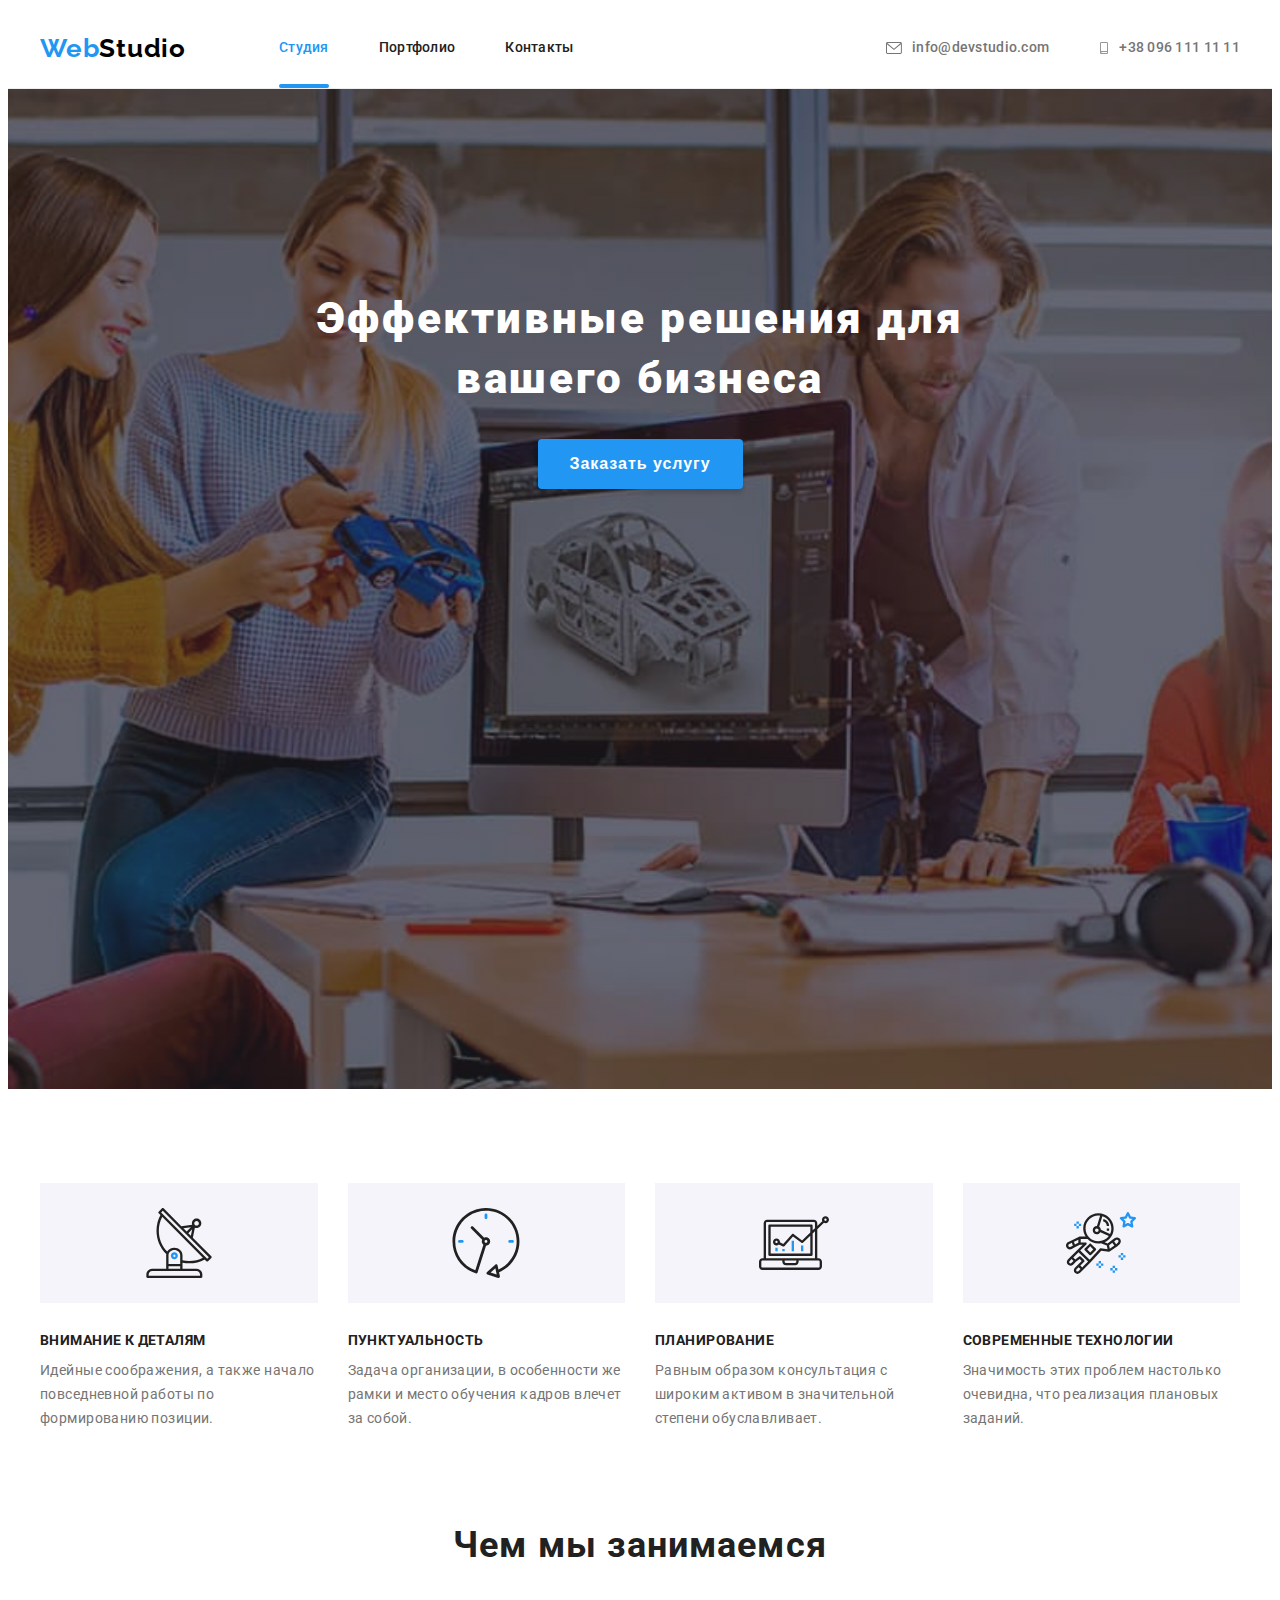
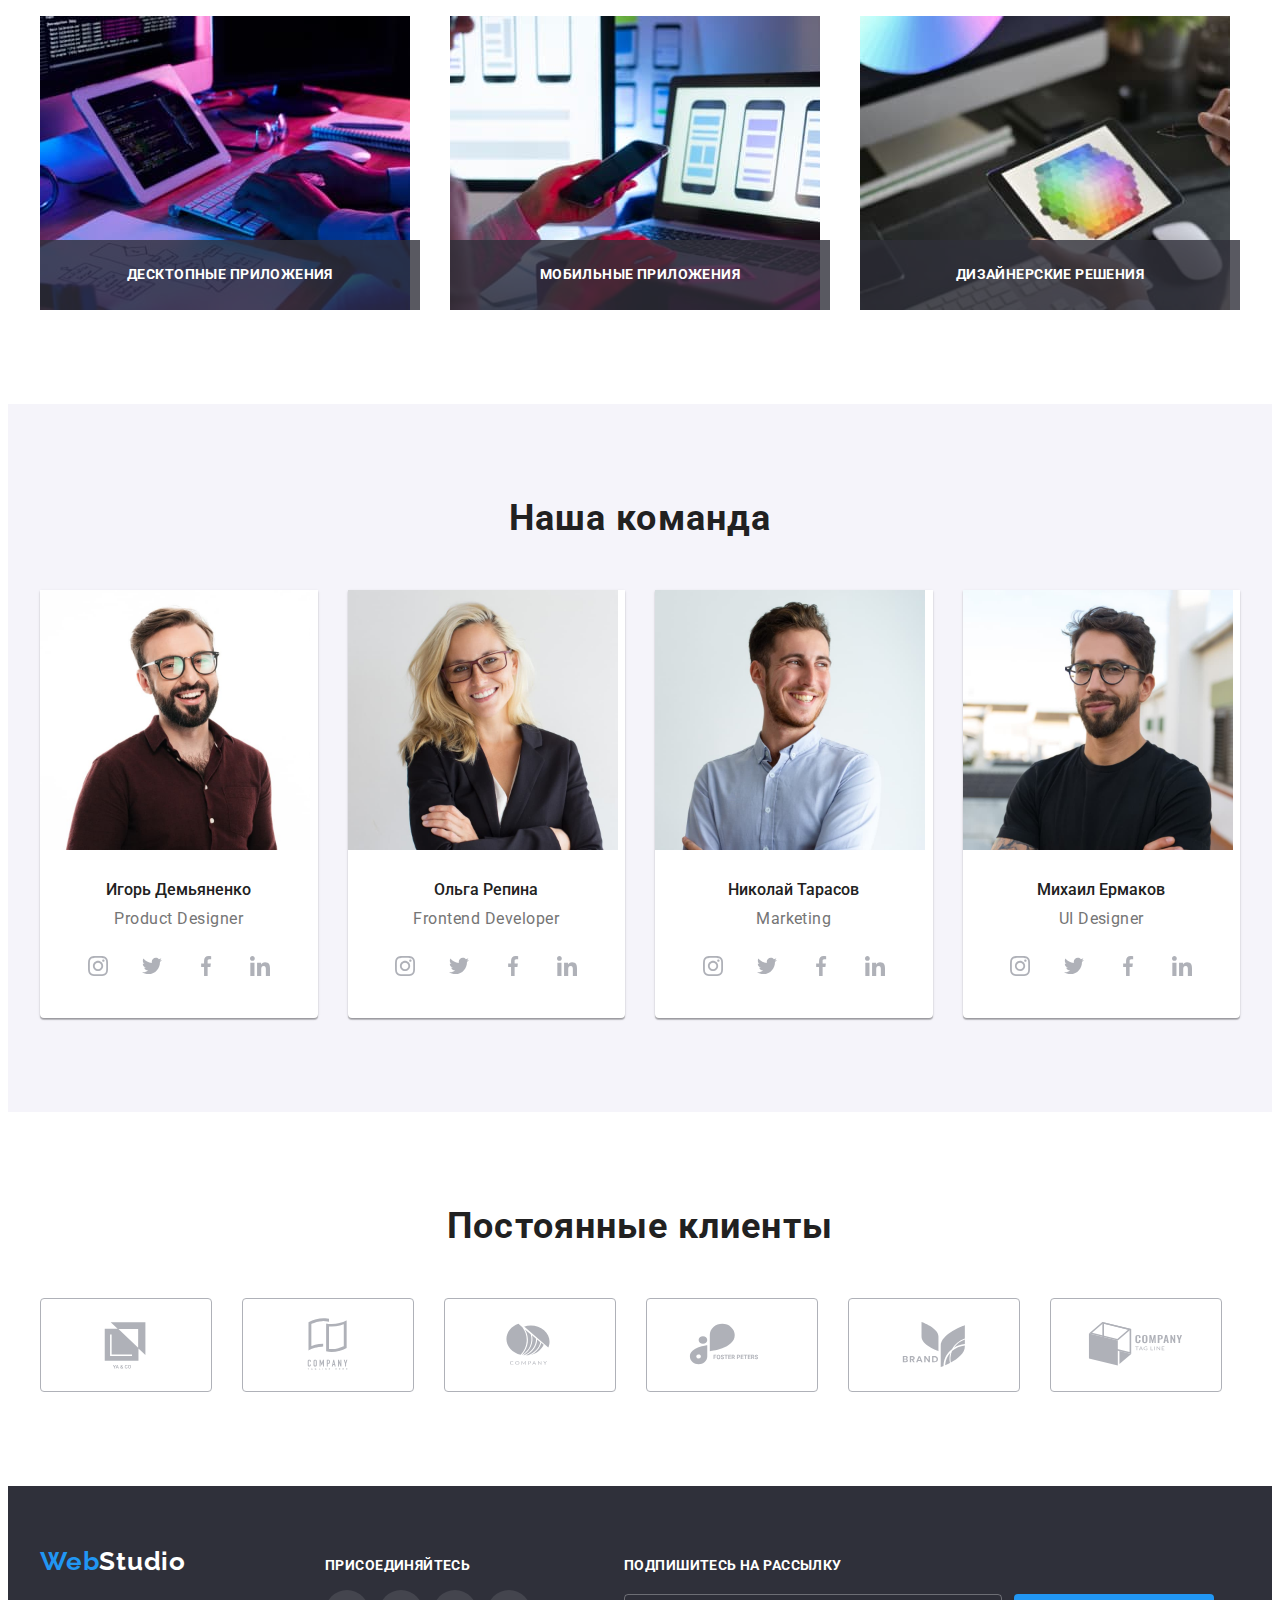
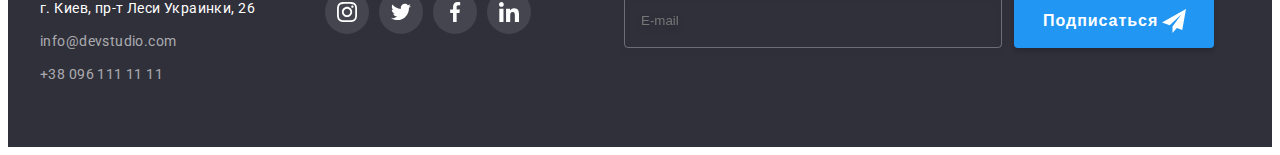
<file: index.html>
<!DOCTYPE html>
<html lang="ru">

<head>
  <meta charset="UTF-8">
  <meta http-equiv="X-UA-Compatible" content="IE=edge">
  <meta name="viewport" content="width=device-width, initial-scale=1.0">
  <title>WebStudio</title>
  <link rel="preconnect" href="https://fonts.googleapis.com">
  <link rel="preconnect" href="https://fonts.gstatic.com" crossorigin>
  <link href="https://fonts.googleapis.com/css2?family=Raleway:wght@700&family=Roboto:wght@400;500;700;900&display=swap"
    rel="stylesheet">
  <link rel="stylesheet" href="https://cdnjs.cloudflare.com/ajax/libs/modern-normalize/1.1.0/modern-normalize.min.css"
    integrity="sha512-wpPYUAdjBVSE4KJnH1VR1HeZfpl1ub8YT/NKx4PuQ5NmX2tKuGu6U/JRp5y+Y8XG2tV+wKQpNHVUX03MfMFn9Q=="
    crossorigin="anonymous" referrerpolicy="no-referrer" />
  <link rel="stylesheet" href="./css/main.min.css">
</head>

<body>
  <!--Header-->
  <header>
    <div class="container page-header">
      <a class="logo" href="./index.html"><span class="logo__color">Web</span>Studio</a>
      <nav>
        <ul class="navigation">
          <li class="navigation__items"><a class="navigation__link navigation__link_active" href="./index.html">Студия</a></li>
          <li class="navigation__items"><a class="navigation__link" href="./portfolio.html">Портфолио</a></li>
          <li class="navigation__items"><a class="navigation__link" href="">Контакты</a></li>
        </ul>
      </nav>

      <ul class="contacts">
        <li class="contacts__item">
          <a class="contacts__link" href="mailto:info@devstudio.com">
          <svg class="contacts__icon-mail" width="16" height="12">
            <use href="./img/sprite.svg#icon-mail"></use>
          </svg>info@devstudio.com</a></li>
        <li class="contacts__item">
          <a class="contacts__link" href="tel:+380961111111">
          <svg class="contacts__icon-phone" width="10" height="12">
            <use href="./img/sprite.svg#icon-phone"></use>
          </svg>+38 096 111 11 11</a></li>
      </ul>
    </div>
  </header>

  

  <main>

    
    <!--Hero-->
    <section class="hero">
      <div class="container">
      <h1 class="title">Эффективные решения для вашего бизнеса</h1>
      <button class="modal-btn" data-modal-open type="button"><span class="button-name">Заказать услугу</span></button>
      </div>
    </section>
    
    <!--Наши преимущества-->
    <section class="benefits">
      <div class="container">
      <h2 class="visually-hidden">Наши преимущества</h2>
      <ul class="benefits-list">
        <li class="benefits-item">
          <div class="benefits-icon-thumb">
          <svg class="benefits-item-icon" width="70" height="70">
            <use href="./img/sprite.svg#icon-antenna"></use>
          </svg>
          </div>
          <h3 class="title">Внимание к деталям</h3>
          <p class="text">Идейные соображения, а также начало повседневной работы по формированию позиции.</p>

        </li>
        <li class="benefits-item">
          <div class="benefits-icon-thumb">
            <svg class="benefits-item-icon" width="70" height="70">
              <use href="./img/sprite.svg#icon-clock"></use>
            </svg>
          </div>
          <h3 class="title">Пунктуальность</h3>
          <p class="text">Задача организации, в особенности же рамки и место обучения кадров влечет за собой.</p>
        </li>
        <li class="benefits-item">
          <div class="benefits-icon-thumb">
            <svg class="benefits-item-icon" width="70" height="70">
              <use href="./img/sprite.svg#icon-diagram"></use>
            </svg>
          </div>
          <h3 class="title">Планирование</h3>
          <p class="text">Равным образом консультация с широким активом в значительной степени обуславливает.</p>
        </li>
        <li class="benefits-item">
          <div class="benefits-icon-thumb">
            <svg class="benefits-item-icon" width="70" height="70">
              <use href="./img/sprite.svg#icon-astronaut"></use>
            </svg>
          </div>
          <h3 class="title">Современные технологии</h3>
          <p class="text">Значимость этих проблем настолько очевидна, что реализация плановых заданий.</p>
        </li>

      </ul>

      </div>
    
    </section>
    
    <!--Чем мы занимаемся-->
    <section class="work">
      <div class="container">
      <h2 class="sections-title">Чем мы занимаемся</h2>
      <ul class="work-list">
        <li class="work-list-item">
          <div class="work-items-thumb">
            <img src="./img/box1.jpg" width="370" height="294" alt="Чем мы занимаемся 1">
            <p class="work-items-desc">Десктопные приложения</p></div>
          
        </li>
        <li class="work-list-item">
          <div class="work-items-thumb">
            <img src="./img/box2.jpg" width="370" height="294" alt="Чем мы занимаемся 2">
            <p class="work-items-desc">Мобильные приложения</p></div>
          
        </li>
        <li class="work-list-item">
          <div class="work-items-thumb">
            <img src="./img/box3.jpg" width="370" height="294" alt="Чем мы занимаемся 3"> 
            <p class="work-items-desc">Дизайнерские решения</p></div>
          
        </li>
    
      </ul>
      </div>
    </section>
    
    <!--Наша команда-->
    <section class="our-team">
      <div class="container">
      <h2 class="sections-title">Наша команда</h2>
      <ul class="our-team__list">
        <li class="our-team__item"><img src="./img/img.jpg" width="270" height="260"  alt="Сотрудник1">
          <div class="our-team__desc">
          <h3 class="our-team__person-title">Игорь Демьяненко</h3>
          <p class="our-team__person-text">Product Designer</p>
          <ul class="social-links">
            <li class="social-links__items"><a class="social-links__link" href="">
              <svg class="social-links__icon">
                <use href="./img/sprite.svg#icon-instagram"></use>
              </svg>
            </a></li>
            <li class="social-links__items"><a class="social-links__link" href="">
              <svg class="social-links__icon">
                <use href="./img/sprite.svg#icon-twitter"></use>
              </svg>
            </a></li>
            <li class="social-links__items"><a class="social-links__link" href="">
              <svg class="social-links__icon">
                <use href="./img/sprite.svg#icon-facebook"></use>
              </svg>
            </a></li>
            <li class="social-links__items"><a class="social-links__link" href="">
              <svg class="social-links__icon">
                <use href="./img/sprite.svg#icon-linkedin"></use>
              </svg>
            </a></li>
          </ul>
          </div>
        </li>
        <li class="our-team__item"><img src="./img/img1.jpg" width="270" height="260" alt="Сотрудник2">
          <div class="our-team__desc">
          <h3 class="our-team__person-title">Ольга Репина</h3>
          <p class="our-team__person-text">Frontend Developer</p>
          <ul class="social-links">
            <li class="social-links__items"><a class="social-links__link" href="">
                <svg class="social-links__icon">
                  <use href="./img/sprite.svg#icon-instagram"></use>
                </svg>
              </a></li>
            <li class="social-links__items"><a class="social-links__link" href="">
                <svg class="social-links__icon">
                  <use href="./img/sprite.svg#icon-twitter"></use>
                </svg>
              </a></li>
            <li class="social-links__items"><a class="social-links__link" href="">
                <svg class="social-links__icon">
                  <use href="./img/sprite.svg#icon-facebook"></use>
                </svg>
              </a></li>
            <li class="social-links__items"><a class="social-links__link" href="">
                <svg class="social-links__icon">
                  <use href="./img/sprite.svg#icon-linkedin"></use>
                </svg>
              </a></li>
          </ul>
          </div>
        </li>
        <li class="our-team__item"><img src="./img/img2.jpg" width="270" height="260" alt="Сотрудник3">
          <div class="our-team__desc">
          <h3 class="our-team__person-title">Николай Тарасов</h3>
          <p class="our-team__person-text">Marketing</p>
          <ul class="social-links">
            <li class="social-links__items"><a class="social-links__link" href="">
                <svg class="social-links__icon">
                  <use href="./img/sprite.svg#icon-instagram"></use>
                </svg>
              </a></li>
            <li class="social-links__items"><a class="social-links__link" href="">
                <svg class="social-links__icon">
                  <use href="./img/sprite.svg#icon-twitter"></use>
                </svg>
              </a></li>
            <li class="social-links__items"><a class="social-links__link" href="">
                <svg class="social-links__icon">
                  <use href="./img/sprite.svg#icon-facebook"></use>
                </svg>
              </a></li>
            <li class="social-links__items"><a class="social-links__link" href="">
                <svg class="social-links__icon">
                  <use href="./img/sprite.svg#icon-linkedin"></use>
                </svg>
              </a></li>
          </ul>
          </div>
        </li>
        <li class="our-team__item"><img src="./img/img3.jpg" width="270" height="260" alt="Сотрудник4">
          <div class="our-team__desc">
          <h3 class="our-team__person-title">Михаил Ермаков</h3>
          <p class="our-team__person-text">UI Designer</p>
          <ul class="social-links">
            <li class="social-links__items"><a class="social-links__link" href="">
                <svg class="social-links__icon">
                  <use href="./img/sprite.svg#icon-instagram"></use>
                </svg>
              </a></li>
            <li class="social-links__items"><a class="social-links__link" href="">
                <svg class="social-links__icon">
                  <use href="./img/sprite.svg#icon-twitter"></use>
                </svg>
              </a></li>
            <li class="social-links__items"><a class="social-links__link" href="">
                <svg class="social-links__icon">
                  <use href="./img/sprite.svg#icon-facebook"></use>
                </svg>
              </a></li>
            <li class="social-links__items"><a class="social-links__link" href="">
                <svg class="social-links__icon">
                  <use href="./img/sprite.svg#icon-linkedin"></use>
                </svg>
              </a></li>
          </ul>
          </div>
        </li>
    
      </ul>
      </div>
    </section>

    <!--Постоянные клиенты-->
    <section class="our-clients">
      <div class="container">
        <h2 class="sections-title">Постоянные клиенты</h2>
        <ul class="our-clients-list">
          <li class="our-clients-list-item">
            <a class="our-clients-links" href="">
              <svg class="our-clients-icon">
                <use href="./img/sprite.svg#icon-logo1"></use>
              </svg>
            </a></li>
          <li class="our-clients-list-item">
            <a class="our-clients-links" href="">
              <svg class="our-clients-icon">
                <use href="./img/sprite.svg#icon-logo2"></use>
              </svg>
            </a></li>
          <li class="our-clients-list-item">
            <a class="our-clients-links" href="">
              <svg class="our-clients-icon">
                <use href="./img/sprite.svg#icon-logo3"></use>
              </svg>
            </a></li>
          <li class="our-clients-list-item">
            <a class="our-clients-links" href="">
              <svg class="our-clients-icon">
                <use href="./img/sprite.svg#icon-logo4"></use>
              </svg>
            </a></li>
          <li class="our-clients-list-item">
            <a class="our-clients-links" href="">
              <svg class="our-clients-icon">
                <use href="./img/sprite.svg#icon-logo5"></use>
              </svg>
            </a></li>
          <li class="our-clients-list-item">
            <a class="our-clients-links" href="">
              <svg class="our-clients-icon">
                <use href="./img/sprite.svg#icon-logo6"></use>
              </svg>
            </a></li>
      
        </ul>
      </div>
    </section>

  </main>

    <!--Footer-->
  <footer>
    <div class="container footer">
      <div class="footer-info">
        <a class="logo logo-footer" href="./index.html"><span class="logo__color">Web</span>Studio</a>
          <address>
            <p class="footer-address"> г. Киев, пр-т Леси Украинки, 26 </p>
  
              <ul class="footer-address-list">
                <li><a class="footer-contacts" href="mailto:info@devstudio.com">info@devstudio.com</a></li>
                <li><a class="footer-contacts" href="tel:+380961111111">+38 096 111 11 11</a></li>
              </ul>
          </address>
      </div>

    <div class="connection">
      <h2 class="connection-title">Присоединяйтесь</h2>
      <ul class="social-links">
        <li class="social-links__items"><a class="social-links__link footer-links" href="">
            <svg class="social-links__icon footer-icon">
              <use href="./img/sprite.svg#icon-instagram"></use>
            </svg>
          </a></li>
        <li class="social-links__items"><a class="social-links__link footer-links" href="">
            <svg class="social-links__icon footer-icon">
              <use href="./img/sprite.svg#icon-twitter"></use>
            </svg>
          </a></li>
        <li class="social-links__items"><a class="social-links__link footer-links" href="">
            <svg class="social-links__icon footer-icon">
              <use href="./img/sprite.svg#icon-facebook"></use>
            </svg>
          </a></li>
        <li class="social-links__items"><a class="social-links__link footer-links" href="">
            <svg class="social-links__icon footer-icon">
              <use href="./img/sprite.svg#icon-linkedin"></use>
            </svg>
          </a></li>
      </ul>
    </div>

    <div class="subscribe">
      <p class="subscribe-title">Подпишитесь на рассылку</p>
      <div class="mail-area">
        <form class="mail-form">
          <input class="mail-form-input" type="text" name="mail-for-subscribe" placeholder="E-mail">
          <button class="modal-btn subscribe-form-batton" type="submit">
            <span class="subscribe-form-batton-text">Подписаться</span>
            <svg class="subscribe-icon" width="24" height="24">
              <use href="./img/sprite.svg#icon-send"></use>
            </svg>
          </button>
        </form>
        
        
      </div>


    </div>

    </div>


  </footer>

  
  <!--Modal window-->

  <div class="backdrop is-hidden" data-modal>
  <div class="modal-window">
    <button class="closed-button" data-modal-close type="button">
      <svg class="closed-btn-icon">
        <use href="./img/sprite.svg#icon-close"></use>
      </svg>
    </button>
    
    <form class="modal-form">
      <p class="modal-form-title">Оставьте свои данные, мы вам перезвоним</p>
      <div class="form-thumb">
        <label for="input-name" class="form-input-title">Имя</label>
        <div class="icon-thumb"> 
          <input class="form-input-area" type="text" name="form-name" id="input-name" required minlength="2" pattern="[a-zA-Zа-яёА-ЯЁ]+" title="Допустимы только буквенные значения!">
          <svg class="form-icon">
            <use href="./img/sprite.svg#icon-name"></use>
          </svg>
        </div>
      </div>
      <div class="form-thumb">
          <label for="input-tel" class="form-input-title">Телефон</label>
        <div class="icon-thumb">
          <input class="form-input-area" type="tel" name="form-tel" id="input-tel" required pattern="[0-9]{3}-[0-9]{3}-[0-9]{2}-[0-9]{2}" title="099-999-99-99">
          <svg class="form-icon">
            <use href="./img/sprite.svg#icon-tel"></use>
          </svg>
        </div>
      </div>
      <div class="form-thumb">
          <label for="input-mail" class="form-input-title">Почта</label>
        <div class="icon-thumb">
          <input class="form-input-area" type="email" name="form-email" id="input-mail">
          <svg class="form-icon">
            <use href="./img/sprite.svg#icon-mail"></use>
          </svg>
        </div>
      </div>
        
      <label for="input-comment" class="form-input-title">Комментарий</label>
        <textarea class="form-input-comment-area" name="form-comment" id="input-comment" placeholder="Введите текст"></textarea>
      
      <div class="checkbox-thumb">
        
        
        <label class="checkbox-item" for="accept-policy">
          <input type="checkbox" name="accept-policy" id="accept-policy" class="form-chekbox visually-hidden">
          <span class="checkbox-icon-thumb">
            <svg class="checkbox-icon" width="11" height="8">
              <use href="./img/sprite.svg#icon-cheked"></use>
            </svg>
          </span>
          <span class="checkbox-text">Соглашаюсь с рассылкой и принимаю &nbsp;<a href="" class="policy-link">Условия договора</a></span>
        </label>
      </div>
        <button class="form-button" type="submit"><span class="btn-text">Отправить</span></button>


    </form>
  </div>
  </div>
<script src="./js/modal.js"></script>
</body>

</html>
</file>
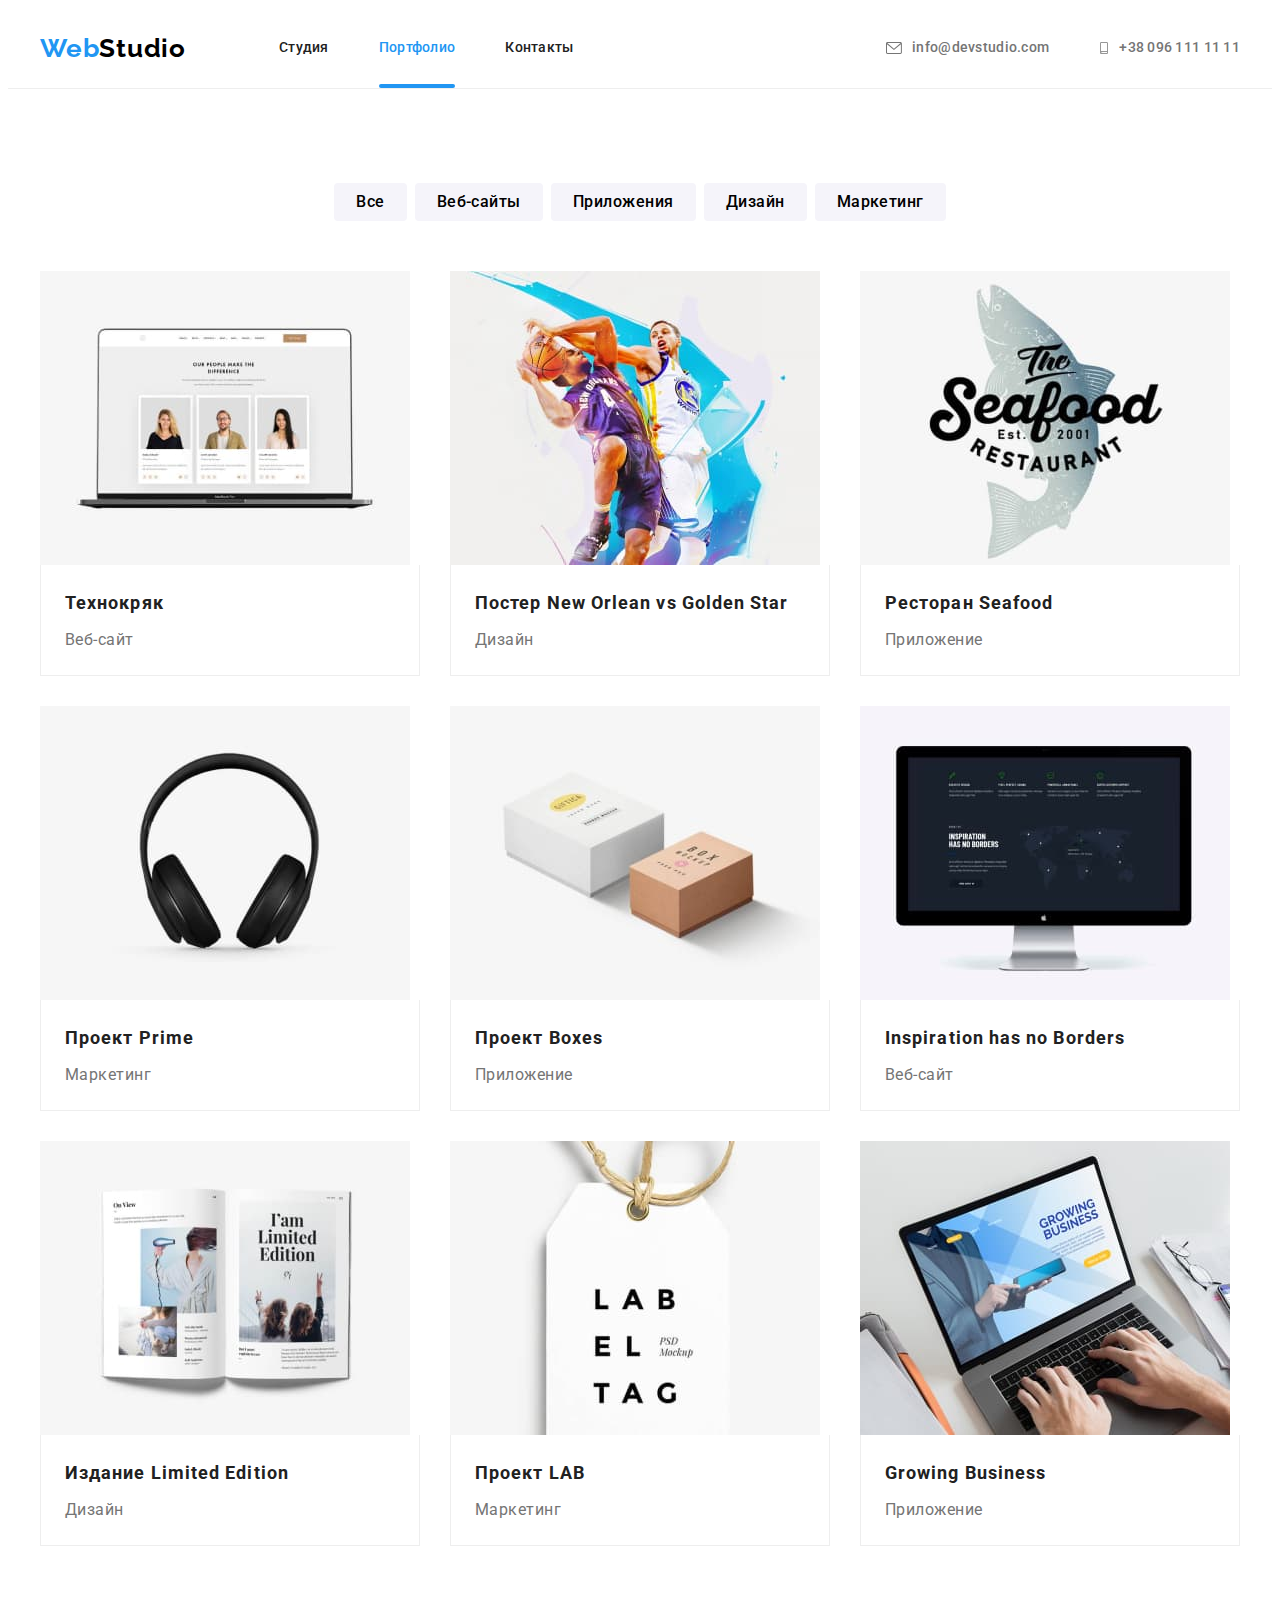
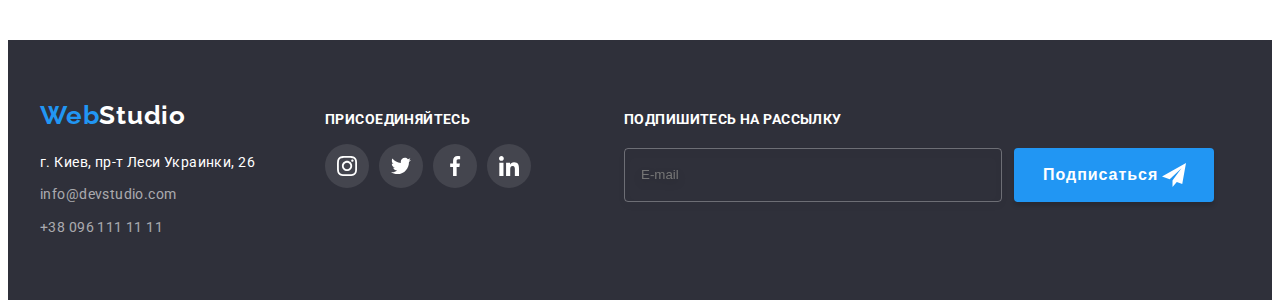
<file: portfolio.html>
<!DOCTYPE html>
<html lang="ru">
<head>
  <meta charset="UTF-8">
  <meta http-equiv="X-UA-Compatible" content="IE=edge">
  <meta name="viewport" content="width=device-width, initial-scale=1.0">
  <title>Portfolio</title>
  <link rel="preconnect" href="https://fonts.googleapis.com">
  <link rel="preconnect" href="https://fonts.gstatic.com" crossorigin>
  <link href="https://fonts.googleapis.com/css2?family=Raleway:wght@700&family=Roboto:wght@400;500;700;900&display=swap"
    rel="stylesheet">
  <link rel="stylesheet" href="https://cdnjs.cloudflare.com/ajax/libs/modern-normalize/1.1.0/modern-normalize.min.css"
    integrity="sha512-wpPYUAdjBVSE4KJnH1VR1HeZfpl1ub8YT/NKx4PuQ5NmX2tKuGu6U/JRp5y+Y8XG2tV+wKQpNHVUX03MfMFn9Q=="
    crossorigin="anonymous" referrerpolicy="no-referrer" />
  <link rel="stylesheet" href="./css/main.min.css">
</head>
<body>

  <!--Header-->

  <header>
  <div class="container page-header">
    <a class="logo" href="./index.html"><span class="logo__color">Web</span>Studio</a>
    <nav>
      <ul class="navigation">
        <li class="navigation__items"><a class="navigation__link" href="./index.html">Студия</a></li>
        <li class="navigation__items"><a class="navigation__link navigation__link_active" href="./portfolio.html">Портфолио</a></li>
        <li class="navigation__items"><a class="navigation__link" href="">Контакты</a></li>
      </ul>
    </nav>

    <ul class="contacts">
      <li class="contacts__item">
        <a class="contacts__link" href="mailto:info@devstudio.com">
          <svg class="contacts__icon-mail" width="16" height="12">
            <use href="./img/sprite.svg#icon-mail"></use>
          </svg>info@devstudio.com</a>
      </li>
      <li class="contacts__item">
        <a class="contacts__link" href="tel:+380961111111">
          <svg class="contacts__icon-phone" width="10" height="12">
            <use href="./img/sprite.svg#icon-phone"></use>
          </svg>+38 096 111 11 11</a>
      </li>
    </ul>
  </div>
  </header>


  <main>
    <section class="our-projects">
      <div class="container">

    <h2 class="our-projects-title visually-hidden">Наши проекты</h2>

    <ul class="filter-portfolio">
      <li class="filter-portfolio-item"><button class="filter-portfolio-btn" type="button">Все</button></li>
      <li class="filter-portfolio-item"><button class="filter-portfolio-btn" type="button">Веб-сайты</button></li>
      <li class="filter-portfolio-item"><button class="filter-portfolio-btn" type="button">Приложения</button></li>
      <li class="filter-portfolio-item"><button class="filter-portfolio-btn" type="button">Дизайн</button></li>
      <li class="filter-portfolio-item"><button class="filter-portfolio-btn" type="button">Маркетинг</button></li>


    </ul>

    <ul class="projects-list">
      <li class="projects-list-item"> 
          <a class="projects-link" href="">
          <div class="projects-link-thumb">
            <img src="./img/img-tehnokryak.jpg" alt="Технокряк" width="370" height="294">
            <p class="projects-list-overlay">Технокряк это современная площадка распространения коронавируса. Компании используют
              эту платформу для цифрового
              шпионажа и атак на защищённые сервера конкурентов.</p>
        </div>
            <div class="projects-list-desc">
          <h2 class="projects-list-title">Технокряк</h2>
          <p class="projects-list-text">Веб-сайт</p>
          </div>
        </a> 
      </li>
    

      <li class="projects-list-item">
        <a class="projects-link" href="">
          <div class="projects-link-thumb">
          <img src="./img/img-new-orlean.jpg" alt="New-Orlean" width="370" height="294">
          <p class="projects-list-overlay">Технокряк это современная площадка распространения коронавируса. Компании используют
            эту платформу для цифрового
            шпионажа и атак на защищённые сервера конкурентов.</p>
          </div>
          <div class="projects-list-desc">
          <h2 class="projects-list-title">Постер New Orlean vs Golden Star</h2>
          <p class="projects-list-text">Дизайн</p>
          </div>
        </a>
      </li>

      <li class="projects-list-item">
        <a class="projects-link" href="">
          <div class="projects-link-thumb">
          <img src="./img/img-sea-food.jpg" alt="Sea-Food" width="370" height="294">
          <p class="projects-list-overlay">Технокряк это современная площадка распространения коронавируса. Компании используют
            эту платформу для цифрового
            шпионажа и атак на защищённые сервера конкурентов.</p>
          </div>
          <div class="projects-list-desc">
          <h2 class="projects-list-title">Ресторан Seafood</h2>
          <p class="projects-list-text">Приложение</p>
          </div>
        </a>
      </li>

      <li class="projects-list-item">
        <a class="projects-link" href="">
          <div class="projects-link-thumb">
          <img src="./img/img-prime.jpg" alt="Prime" width="370" height="294">
          <p class="projects-list-overlay">Технокряк это современная площадка распространения коронавируса. Компании используют
            эту платформу для цифрового
            шпионажа и атак на защищённые сервера конкурентов.</p>
          </div>
          <div class="projects-list-desc">
          <h2 class="projects-list-title">Проект Prime</h2>
          <p class="projects-list-text">Маркетинг</p>
          </div>
        </a>
      </li>

      <li class="projects-list-item">
        <a class="projects-link" href="">
          <div class="projects-link-thumb">
          <img src="./img/img-boxes.jpg" alt="Boxes" width="370" height="294">
          <p class="projects-list-overlay">Технокряк это современная площадка распространения коронавируса. Компании используют
            эту платформу для цифрового
            шпионажа и атак на защищённые сервера конкурентов.</p>
          </div>
          <div class="projects-list-desc">
          <h2 class="projects-list-title">Проект Boxes</h2>
          <p class="projects-list-text">Приложение</p>
          </div>
        </a>
      </li>

      <li class="projects-list-item">
        <a class="projects-link" href="">
          <div class="projects-link-thumb">
          <img src="./img/img-inspiration.jpg" alt="Inspiration" width="370" height="294">
          <p class="projects-list-overlay">Технокряк это современная площадка распространения коронавируса. Компании используют
            эту платформу для цифрового
            шпионажа и атак на защищённые сервера конкурентов.</p>
          </div>
          <div class="projects-list-desc">
          <h2 class="projects-list-title">Inspiration has no Borders</h2>
          <p class="projects-list-text">Веб-сайт</p>
          </div>
        </a>
      </li>

      <li class="projects-list-item">
        <a class="projects-link" href="">
          <div class="projects-link-thumb">
          <img src="./img/img-limited-edition.jpg" alt="Limited-edition" width="370" height="294">
          <p class="projects-list-overlay">Технокряк это современная площадка распространения коронавируса. Компании используют
            эту платформу для цифрового
            шпионажа и атак на защищённые сервера конкурентов.</p>
          </div>
          <div class="projects-list-desc">
          <h2 class="projects-list-title">Издание Limited Edition</h2>
          <p class="projects-list-text">Дизайн</p>
          </div>
        </a>
      </li>

      <li class="projects-list-item">
        <a class="projects-link" href="">
          <div class="projects-link-thumb">
          <img src="./img/img-lab.jpg" alt="Lab" width="370" height="294">
          <p class="projects-list-overlay">Технокряк это современная площадка распространения коронавируса. Компании используют
            эту платформу для цифрового
            шпионажа и атак на защищённые сервера конкурентов.</p>
          </div>
          <div class="projects-list-desc">
          <h2 class="projects-list-title">Проект LAB</h2>
          <p class="projects-list-text">Маркетинг</p>
          </div>
        </a>
      </li>

      <li class="projects-list-item">
        <a class="projects-link" href="">
          <div class="projects-link-thumb">
          <img src="./img/img-growing-bussines.jpg" alt="Growing-Business" width="370" height="294">
          <p class="projects-list-overlay">Технокряк это современная площадка распространения коронавируса. Компании используют
            эту платформу для цифрового
            шпионажа и атак на защищённые сервера конкурентов.</p>
          </div>
          <div class="projects-list-desc">
          <h2 class="projects-list-title">Growing Business</h2>
          <p class="projects-list-text">Приложение</p>
          </div>
        </a>
      </li>

      

    </ul>
    </div>
    </section>


  </main>

  <footer>
    <div class="container footer">
      <div class="footer-info">
        <a class="logo logo-footer" href="./index.html"><span class="logo__color">Web</span>Studio</a>
        <address>
          <p class="footer-address"> г. Киев, пр-т Леси Украинки, 26 </p>
  
          <ul class="footer-address-list">
            <li><a class="footer-contacts" href="mailto:info@devstudio.com">info@devstudio.com</a></li>
            <li><a class="footer-contacts" href="tel:+380961111111">+38 096 111 11 11</a></li>
          </ul>
        </address>
      </div>
  
      <div class="connection">
        <h2 class="connection-title">Присоединяйтесь</h2>
        <ul class="social-links">
          <li class="social-links__items"><a class="social-links__link footer-links" href="">
              <svg class="social-links__icon footer-icon">
                <use href="./img/sprite.svg#icon-instagram"></use>
              </svg>
            </a></li>
          <li class="social-links__items"><a class="social-links__link footer-links" href="">
              <svg class="social-links__icon footer-icon">
                <use href="./img/sprite.svg#icon-twitter"></use>
              </svg>
            </a></li>
          <li class="social-links__items"><a class="social-links__link footer-links" href="">
              <svg class="social-links__icon footer-icon">
                <use href="./img/sprite.svg#icon-facebook"></use>
              </svg>
            </a></li>
          <li class="social-links__items"><a class="social-links__link footer-links" href="">
              <svg class="social-links__icon footer-icon">
                <use href="./img/sprite.svg#icon-linkedin"></use>
              </svg>
            </a></li>
        </ul>
      </div>
  
      <div class="subscribe">
        <p class="subscribe-title">Подпишитесь на рассылку</p>
        <div class="mail-area">
          <form class="mail-form">
            <input class="mail-form-input" type="text" name="mail-for-subscribe" placeholder="E-mail">
            <button class="modal-btn subscribe-form-batton" type="submit">
              <span class="subscribe-form-batton-text">Подписаться</span>
              <svg class="subscribe-icon" width="24" height="24">
                <use href="./img/sprite.svg#icon-send"></use>
              </svg>
            </button>
          </form>
  
  
        </div>
  
  
      </div>
  
    </div>
  
  
  </footer>
  
</body>
</html>
</file>
<file: css/main.min.css>
:root{--primary-text-color: #212121;--secondary-text-color: #757575;--accent-text-color: #2196f3;--white-text-color: #ffffff;--cards-shadow-color: #eeeeee;--primeary-text-family: 'Roboto', sans-serif}.visually-hidden{position:absolute;width:1px;height:1px;margin:-1px;border:0;padding:0;white-space:nowrap;clip-path:inset(100%);clip:rect(0 0 0 0);overflow:hidden}h1,h2,h3,h4,h5,h6,p{margin:0;padding:0}img{display:block}body{font-family:var(--primeary-text-family);color:var(--primary-text-color)}ul,ol{list-style:none;padding:0;margin:0}.container{width:1200px;padding-left:15px;padding-right:15px;margin-right:auto;margin-left:auto}.sections-title{font-style:normal;font-weight:700;font-size:36px;line-height:1.16;text-align:center;letter-spacing:0.03em;margin-bottom:50px}.backdrop{position:fixed;top:0;left:0;width:100vw;height:100vh;background-color:rgba(0,0,0,0.2);opacity:1;visibility:visible;pointer-events:auto;transform:translateX(0%);transition:opacity 250ms linear, visibility 500ms linear, transform 500ms linear}.backdrop.is-hidden{opacity:0;visibility:hidden;pointer-events:none;transform:translateX(-100%);transition:opacity 250ms linear, visibility 500ms linear, transform 500ms linear}.modal-window{position:absolute;width:528px;height:581px;background-color:var(--white-text-color);top:50%;left:50%;transform:translate(-50%, -50%);box-shadow:0px 1px 3px rgba(0,0,0,0.12),0px 1px 1px rgba(0,0,0,0.14),0px 2px 1px rgba(0,0,0,0.2);border-radius:4px}.closed-button{position:absolute;display:flex;justify-content:center;align-items:center;background-color:transparent;top:8px;right:8px;width:30px;height:30px;padding:6px;border:1px solid rgba(0,0,0,0.1);border-radius:50%;cursor:pointer}.closed-btn-icon{width:11px;height:11px}.closed-button:hover .closed-btn-icon{fill:var(--accent-text-color)}.modal-form{display:flex;flex-direction:column;padding:40px}.modal-form-title{margin-bottom:12px;font-weight:700;font-size:20px;line-height:1.15;text-align:center;letter-spacing:0.03em}.form-input-title{margin-bottom:4px;font-weight:400;font-size:12px;line-height:1.16;letter-spacing:0.01em;color:var(--secondary-text-color)}.form-input-area{width:100%;height:40px;border:1px solid rgba(33,33,33,0.2);border-radius:4px;padding-left:42px}.form-input-area:focus{border:1px solid var(--accent-text-color);outline:none}.form-input-comment-area{width:100%;height:120px;resize:none;border:1px solid rgba(33,33,33,0.2);border-radius:4px;margin-bottom:20px}.form-input-comment-area:focus{border:1px solid var(--accent-text-color);outline:none}.form-input-comment-area::placeholder{font-weight:400;font-size:12px;line-height:1.17px;letter-spacing:0.01em;color:rgba(117,117,117,0.5);padding-top:12px;padding-left:16px}.icon-thumb{position:relative}.form-thumb{margin-bottom:10px}.form-icon{position:absolute;width:18px;height:18px;top:50%;left:12px;transform:translateY(-50%)}.form-input-area:focus+.form-icon{fill:var(--accent-text-color)}.checkbox-text{font-weight:400;font-size:14px;line-height:1.71;letter-spacing:0.03em;color:var(--secondary-text-color)}.policy-link{color:var(--accent-text-color)}.checkbox-item{display:flex;align-items:center}.checkbox-thumb{display:flex;justify-content:center}.checkbox-icon-thumb{position:relative;width:16px;height:15px;margin-right:7px;border-radius:2px;border:2px solid #000000;box-shadow:0px 4px 4px rgba(0,0,0,0.25)}.form-chekbox:checked+.checkbox-icon-thumb{background-color:var(--accent-text-color);border:1px solid var(--accent-text-color);box-shadow:none}.form-chekbox:focus+.checkbox-icon-thumb{border:2px solid var(--accent-text-color)}.checkbox-icon{position:absolute;top:50%;left:50%;transform:translate(-50%, -50%)}.form-button{align-self:center;border:0;margin:0;padding:10px 55px;background-color:var(--accent-text-color);min-width:200px;min-height:50px;border-radius:4px;box-shadow:0px 4px 4px rgba(0,0,0,0.15);cursor:pointer;margin-top:30px}.btn-text{font-weight:700;font-size:16px;line-height:1.87;text-align:center;letter-spacing:0.06em;color:var(--white-text-color)}.modal-btn{border:0;margin:0;padding:10px 32px;background-color:var(--accent-text-color);min-width:200px;min-height:50px;border-radius:4px;box-shadow:0px 4px 4px rgba(0,0,0,0.15);cursor:pointer;font-weight:700;font-size:16px;line-height:1.87;letter-spacing:0.06em;color:var(--white-text-color)}.social-links__link{display:flex;width:44px;height:44px;border-radius:50%;background-color:transparent;justify-content:center;align-items:center;transition:background-color 250ms cubic-bezier(0.4, 0, 0.2, 1)}.social-links__link:hover{background-color:var(--accent-text-color)}.social-links__items:not(:last-child){margin-right:10px}.social-links{display:flex;justify-content:center;margin-top:16px}.social-links__icon{width:20px;height:20px;fill:#afb1b8;transition:fill 250ms cubic-bezier(0.4, 0, 0.2, 1)}.social-links__link:hover .social-links__icon{fill:var(--white-text-color)}.logo{font-family:Raleway;font-style:normal;font-weight:700;font-size:26px;line-height:1.19;letter-spacing:0.03em;color:#000000;text-decoration:none}.logo__color{color:var(--accent-text-color)}header{border-bottom:1px solid var(--cards-shadow-color)}.page-header{display:flex;align-items:center}.navigation{display:flex;margin-left:93px}.navigation__link{position:relative;color:var(--primary-text-color);font-style:normal;font-weight:500;font-size:14px;line-height:1.14;letter-spacing:0.02em;text-decoration:none;display:block;padding-top:32px;padding-bottom:32px;transition:color 250ms cubic-bezier(0.4, 0, 0.2, 1)}.navigation__link:hover{color:var(--accent-text-color)}.navigation__link:focus{color:var(--accent-text-color)}.navigation__link .active{color:var(--accent-text-color)}.navigation__items:not(:last-child){margin-right:50px}.navigation__link_active{color:var(--accent-text-color)}.navigation__link_active::after{position:absolute;content:'';display:block;width:100%;height:4px;background-color:var(--accent-text-color);border-radius:2px;bottom:0;left:0}.contacts{display:flex;margin-left:auto}.contacts__link{display:flex;align-items:center;color:var(--secondary-text-color);font-style:normal;font-weight:500;font-size:14px;line-height:1.14;letter-spacing:0.02em;text-decoration:none;padding-top:32px;padding-bottom:32px;transition:color 250ms cubic-bezier(0.4, 0, 0.2, 1)}.contacts__link:hover,.contacts__link:focus{color:var(--accent-text-color)}.contacts__item:not(:last-child){margin-right:50px}.contacts__item:focus{color:var(--accent-text-color)}.contacts__icon-mail{fill:currentColor;margin-right:10px;transition:fill 250ms cubic-bezier(0.4, 0, 0.2, 1)}.contacts__icon-mail:hover{fill:var(--accent-text-color)}.contacts__icon-mail:focus{fill:var(--accent-text-color)}.contacts__icon-phone{fill:currentColor;margin-right:10px;transition:fill 250ms cubic-bezier(0.4, 0, 0.2, 1)}.contacts__icon-phone:hover{fill:var(--accent-text-color)}.contacts__icon-phone:focus{fill:var(--accent-text-color)}.hero{background-image:linear-gradient(rgba(47,48,58,0.4), rgba(47,48,58,0.4)),url("../img/hero/hero-bg.jpg");background-color:#c4c4c4;max-width:1600px;min-height:600px;margin-left:auto;margin-right:auto;background-repeat:no-repeat;background-position:center;background-size:cover;text-align:center;padding-top:200px;padding-bottom:200px}.hero .title{font-style:normal;font-weight:900;font-size:44px;line-height:1.36;text-align:center;letter-spacing:0.06em;color:var(--white-text-color);max-width:696px;margin-right:auto;margin-left:auto;margin-bottom:30px}.benefits{padding-top:94px;padding-bottom:94px}.benefits-icon-thumb{display:flex;justify-content:center;align-items:center;background-color:#f5f4fa;min-height:120px;margin-bottom:30px}.benefits-list{display:flex;flex-wrap:wrap;margin-top:-30px;margin-left:-30px}.benefits-item{margin-top:30px;margin-left:30px;width:calc((100% - 120px) / 4)}.benefits .title{font-style:normal;font-weight:700;font-size:14px;line-height:1.14;letter-spacing:0.03em;text-transform:uppercase;margin-bottom:10px}.benefits .text{color:var(--secondary-text-color);font-size:14px;line-height:1.71;letter-spacing:0.03em}.work{padding-bottom:94px}.work-list{display:flex;flex-wrap:wrap;margin-top:-30px;margin-left:-30px}.work-list-item{margin-top:30px;margin-left:30px;width:calc((100% - 90px) / 3)}.work-items-thumb{position:relative}.work-items-desc{position:absolute;left:0;bottom:0;display:flex;justify-content:center;align-items:center;font-weight:700;font-size:14px;line-height:1.14;letter-spacing:0.03em;text-transform:uppercase;color:var(--white-text-color);min-height:70px;width:100%;background-color:rgba(47,48,58,0.8)}.our-team{padding-top:94px;padding-bottom:94px;background-color:#f5f4fa}.our-team .our-team__person-title{font-style:normal;font-weight:500;font-size:16px;line-height:1.19;text-align:center;margin-bottom:10px}.our-team .our-team__person-text{color:var(--secondary-text-color);font-size:16px;line-height:1.19;letter-spacing:0.03em;text-align:center}.our-team__list{display:flex;flex-wrap:wrap;margin-top:-30px;margin-left:-30px}.our-team__item{margin-top:30px;margin-left:30px;width:calc((100% - 120px) / 4);background-color:var(--white-text-color);box-shadow:0px 1px 3px rgba(0,0,0,0.12),0px 1px 1px rgba(0,0,0,0.14),0px 2px 1px rgba(0,0,0,0.2);border-radius:0px 0px 4px 4px}.our-team__desc{padding-top:30px;padding-bottom:30px}.our-clients{padding-top:94px;padding-bottom:94px}.our-clients-list{display:flex;flex-wrap:wrap}.our-clients-list:not(:last-child){margin-right:30px}.our-clients-list-item:not(:last-child){margin-right:30px}.our-clients-links{display:flex;width:170px;height:92px;justify-content:center;align-items:center;background-color:transparent;border:1px solid #afb1b8;border-radius:4px;transition:border 250ms cubic-bezier(0.4, 0, 0.2, 1)}.our-clients-links:hover{border:1px solid var(--accent-text-color)}.our-clients-icon{fill:#afb1b8;width:106px;height:60px;transition:fill 250ms cubic-bezier(0.4, 0, 0.2, 1)}.our-clients-links:hover .our-clients-icon{fill:var(--accent-text-color)}footer{background-color:#2f303a;padding-top:60px;padding-bottom:60px}footer .logo-footer{color:var(--white-text-color)}footer .footer-address{color:var(--white-text-color);font-style:normal;font-weight:400;font-size:14px;line-height:1.71;letter-spacing:0.03em;margin-bottom:9px}footer .footer-contacts{color:rgba(255,255,255,0.6);font-style:normal;font-weight:400;font-size:14px;line-height:1.71;letter-spacing:0.03em;text-decoration:none;transition:color 250ms cubic-bezier(0.4, 0, 0.2, 1)}footer .footer-contacts:hover{color:var(--accent-text-color)}footer .footer-contacts:focus{color:var(--accent-text-color)}.footer{display:flex;align-items:baseline}address{margin-top:20px}.footer-address-list li:first-child{margin-bottom:9px}.footer-info{max-width:231px}.connection{margin-left:70px}.connection-title{font-weight:700;font-size:14px;line-height:1.14;letter-spacing:0.03em;text-transform:uppercase;color:#ffffff}.footer-icon{width:20px;height:20px;fill:var(--white-text-color)}.footer-links{background-color:rgba(255,255,255,0.1)}.subscribe{margin-left:93px}.subscribe-title{font-weight:700;font-size:14px;line-height:1.14;letter-spacing:0.03em;text-transform:uppercase;color:var(--white-text-color);margin-bottom:20px}.mail-form{display:flex}.mail-form-input{margin-right:12px;width:358px;height:50px;background-color:transparent;border:1px solid rgba(255,255,255,0.3);filter:drop-shadow(0px 4px 4px rgba(0,0,0,0.15));border-radius:4px;padding-left:16px;color:var(--white-text-color)}.subscribe-form-batton{position:relative;display:flex;align-items:center;padding-left:29px}.subscribe-icon{position:absolute;top:50%;right:28px;transform:translateY(-50%)}.our-projects{padding-top:94px;padding-bottom:94px}.filter-portfolio{display:flex;justify-content:center;margin-bottom:50px}.filter-portfolio-item:not(:last-child){margin-right:8px}.filter-portfolio-btn{margin:0;border:0;padding-top:6px;padding-bottom:6px;padding-right:22px;padding-left:22px;font-family:Roboto;font-weight:500;font-size:16px;line-height:1.62;letter-spacing:0.03em;border-radius:4px;background:#f5f4fa;transition:background-color 250ms cubic-bezier(0.4, 0, 0.2, 1),color 250ms cubic-bezier(0.4, 0, 0.2, 1),box-shadow 250ms cubic-bezier(0.4, 0, 0.2, 1)}.filter-portfolio-btn:hover{background-color:var(--accent-text-color);color:var(--white-text-color);box-shadow:0px 3px 1px rgba(0,0,0,0.1),0px 1px 2px rgba(0,0,0,0.08),0px 2px 2px rgba(0,0,0,0.12);cursor:pointer}.filter-portfolio-btn:focus{background-color:var(--accent-text-color);color:var(--white-text-color);box-shadow:0px 3px 1px rgba(0,0,0,0.1),0px 1px 2px rgba(0,0,0,0.08),0px 2px 2px rgba(0,0,0,0.12);border-radius:4px}.projects-list{display:flex;flex-wrap:wrap;margin-top:-30px;margin-left:-30px}.projects-list-item{margin-top:30px;margin-left:30px;width:calc((100% - 90px) / 3);background-color:var(--white-text-color)}.projects-list-desc{padding-top:20px;padding-left:24px;padding-bottom:20px;padding-right:24px;border:1px solid var(--cards-shadow-color);border-top:0}.projects-list-title{color:var(--primary-text-color);font-style:normal;font-weight:700;font-size:18px;line-height:2;letter-spacing:0.06em;margin-bottom:4px}.projects-list-text{color:var(--secondary-text-color);font-size:16px;line-height:1.87;letter-spacing:0.03em}.projects-list-overlay{position:absolute;top:0;left:0;font-weight:400;font-size:18px;line-height:1.56;letter-spacing:0.03em;color:var(--white-text-color);background-color:rgba(33,150,243,0.9);padding:63px 24px;overflow:auto;transform:translateY(100%);transition:transform 250ms linear}.projects-link:hover .projects-list-overlay{transform:translateY(0%);transition:transform 250ms linear}.projects-link-thumb{position:relative;overflow:hidden}.projects-link{display:block;text-decoration:none;transition:box-shadow 250ms cubic-bezier(0.4, 0, 0.2, 1)}.projects-link:hover{box-shadow:0px 1px 1px rgba(0,0,0,0.12),0px 4px 4px rgba(0,0,0,0.06),1px 4px 6px rgba(0,0,0,0.16)}.projects-link:focus{box-shadow:0px 1px 1px rgba(0,0,0,0.12),0px 4px 4px rgba(0,0,0,0.06),1px 4px 6px rgba(0,0,0,0.16)}
/*# sourceMappingURL=main.min.css.map */
</file>
